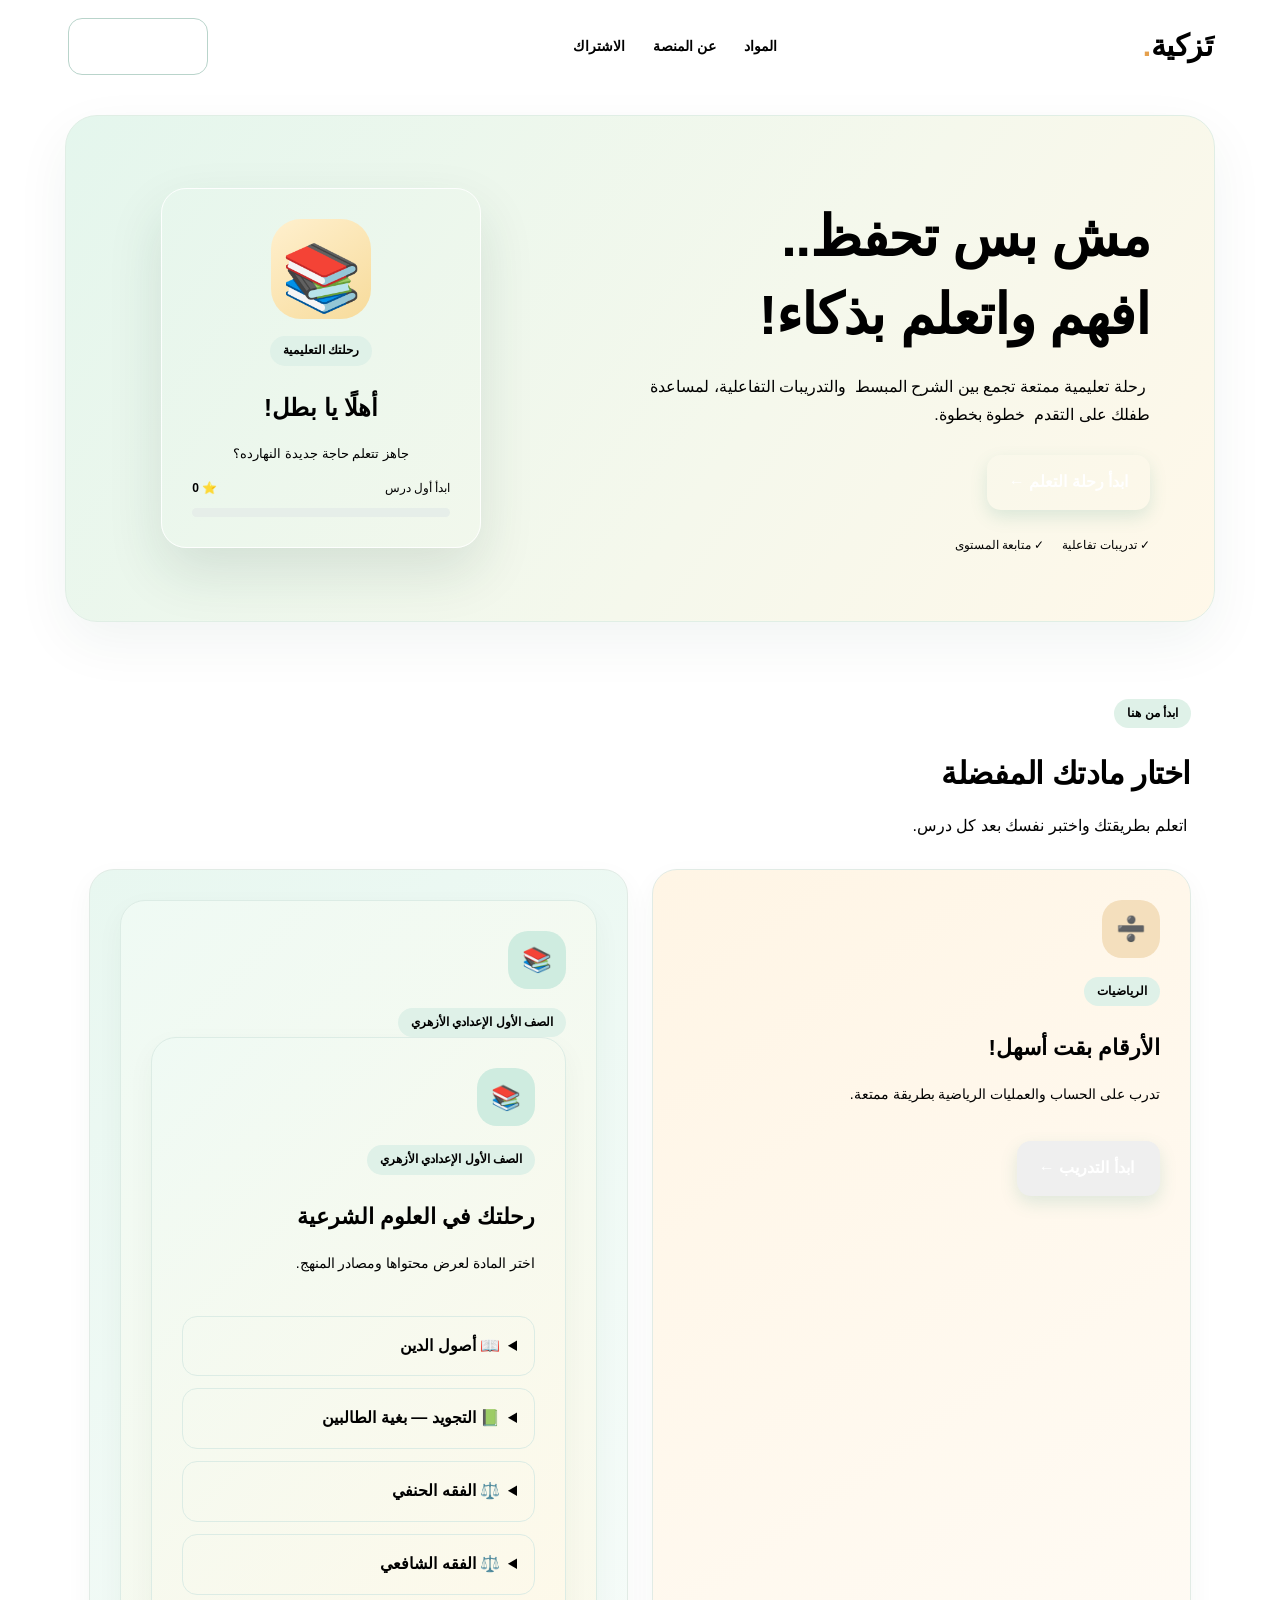
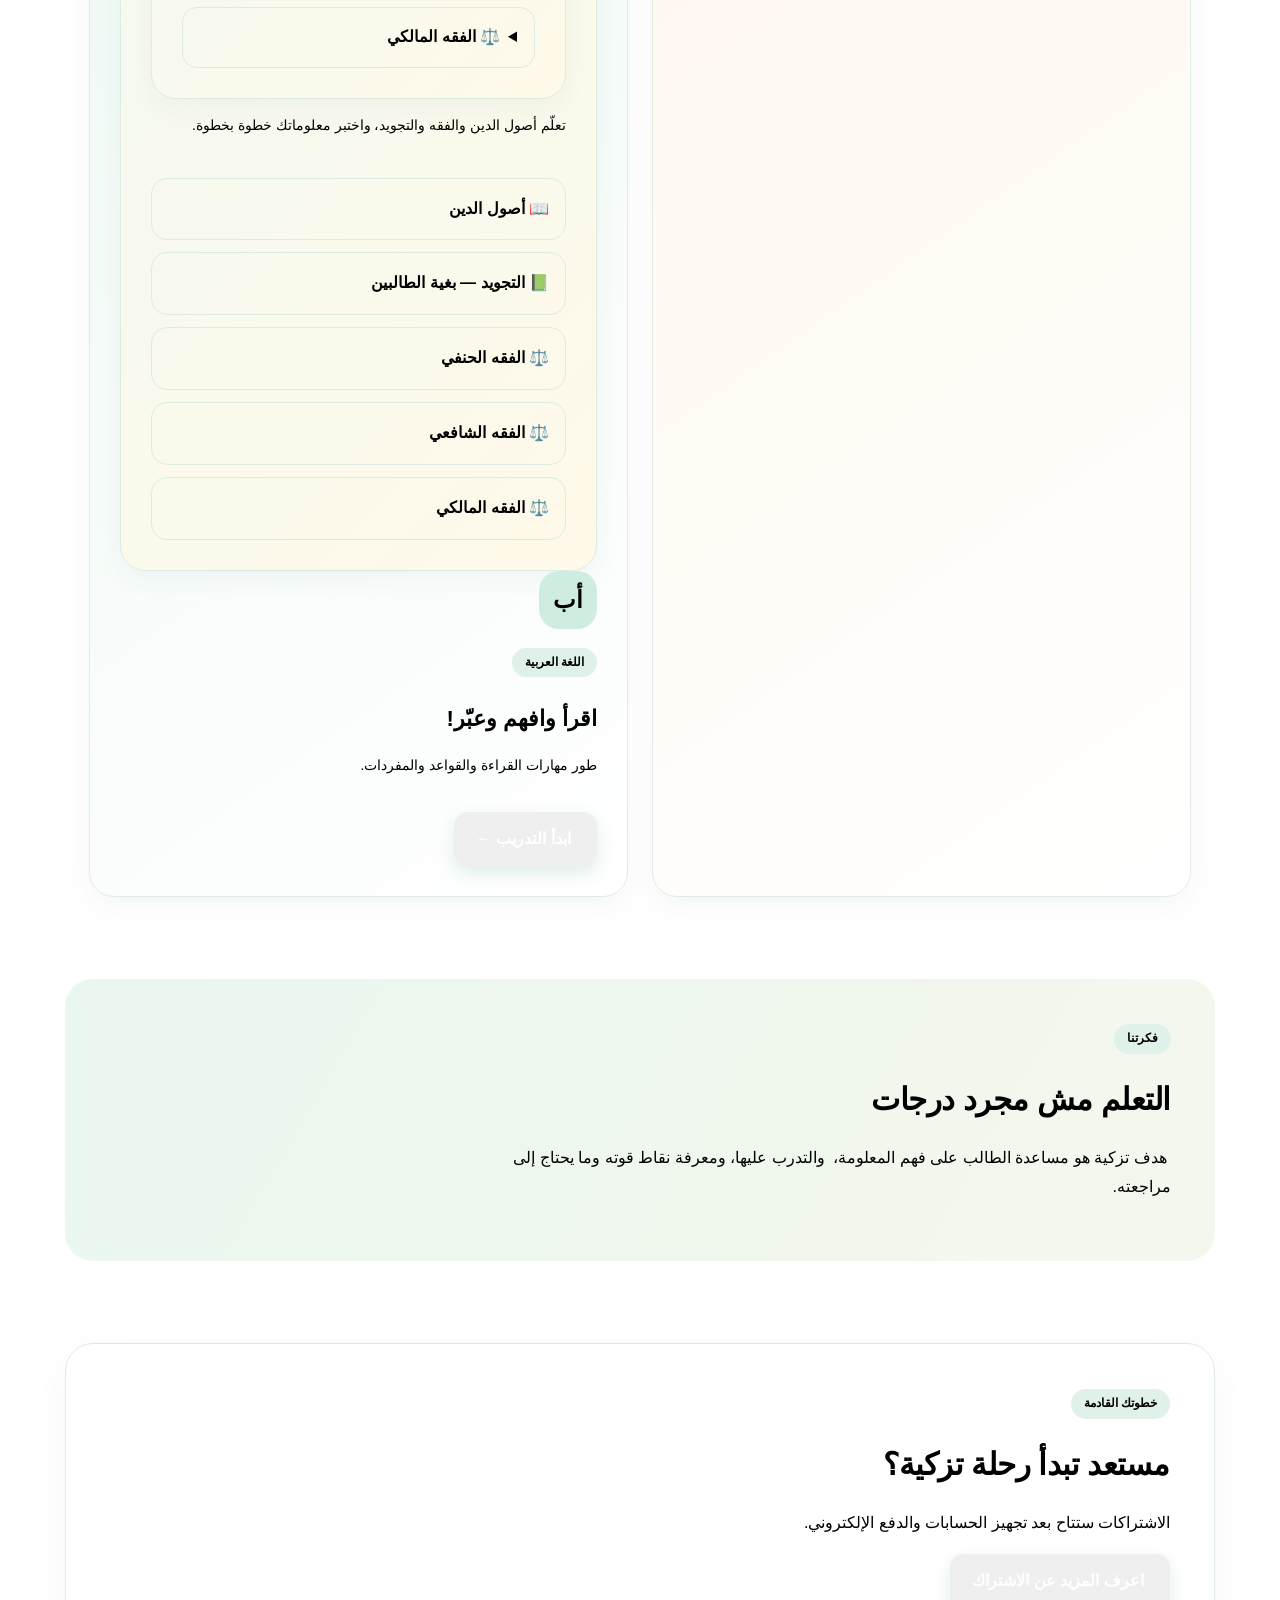
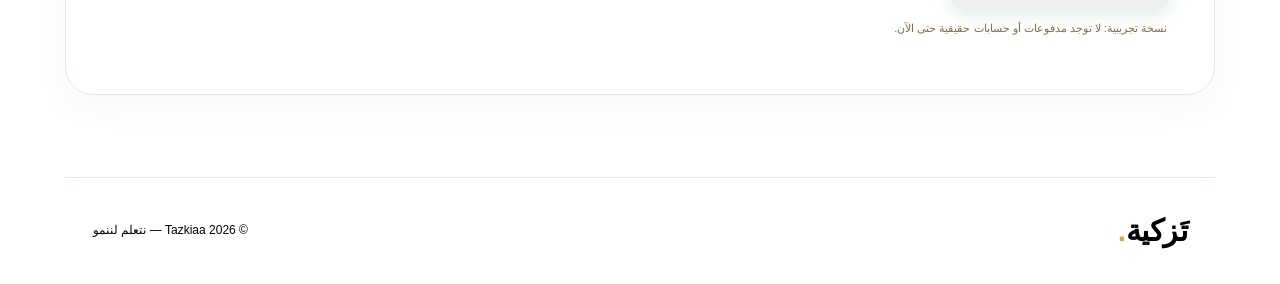
<file: index.html>
<!DOCTYPE html>

<html lang="ar" dir="rtl">

<head>

  <meta charset="UTF-8">

  <meta name="viewport" content="width=device-width, initial-scale=1.0">

  <meta name="description" content="تزكية - منصة تعليمية ذكية للصف الرابع الابتدائي">

  <title>تزكية | نتعلم لننمو</title>

  <link rel="stylesheet" href="styles.css">

</head>

<body>

  <header class="header">

    <a class="logo" href="#">تَزكية<span>.</span></a>

    <nav>

      <a href="#subjects">المواد</a>

      <a href="#about">عن المنصة</a>

      <a href="#subscription">الاشتراك</a>

    </nav>

    <button class="button button-light" id="loginBtn">

‎      دخول الطالب

    </button>

  </header>

  <main>

    <section class="hero">

      <div class="hero-content">

        <h1>مش بس تحفظ..<br><span>افهم واتعلم بذكاء!</span></h1>

        <p>

‎          رحلة تعليمية ممتعة تجمع بين الشرح المبسط

‎          والتدريبات التفاعلية، لمساعدة طفلك على التقدم

‎          خطوة بخطوة.

        </p>

        <a class="button" href="#subjects">ابدأ رحلة التعلم ←</a>

        <div class="features">

          <span>✓ تدريبات تفاعلية</span>

          <span>✓ متابعة المستوى</span>

        </div>

      </div>

      <div class="learning-card">

        <div class="illustration">📚</div>

        <span class="tag">رحلتك التعليمية</span>

        <h2>أهلًا يا بطل!</h2>

        <p>جاهز تتعلم حاجة جديدة النهارده؟</p>

        <div class="progress-label">

          <span>ابدأ أول درس</span>

          <strong>⭐ 0</strong>

        </div>

        <div class="progress"><span></span></div>

      </div>

    </section>

    <section class="section" id="subjects">

      <span class="tag">ابدأ من هنا</span>

      <h2>اختار مادتك المفضلة</h2>

      <p class="section-description">

‎        اتعلم بطريقتك واختبر نفسك بعد كل درس.

      </p>

      <div class="subject-grid">

        <article class="subject-card math">

          <div class="subject-icon">➗</div>

          <span class="tag">الرياضيات</span>

          <h3>الأرقام بقت أسهل!</h3>

          <p>تدرب على الحساب والعمليات الرياضية بطريقة ممتعة.</p>

          <button class="button start-quiz" data-subject="math">

‎            ابدأ التدريب ←

          </button>

        </article>

        <article class="subject-card arabic">
          
<article class="subject-card sharia">
  <div class="subject-icon">📚</div>
  <span class="tag">الصف الأول الإعدادي الأزهري</span>
 
<article class="subject-card sharia">
  <div class="subject-icon">📚</div>
  <span class="tag">الصف الأول الإعدادي الأزهري</span>
  <h3>رحلتك في العلوم الشرعية</h3>
  <p>اختر المادة لعرض محتواها ومصادر المنهج.</p>

  <div class="sharia-list">

    <details class="sharia-subject">
      <summary>📖 أصول الدين</summary>
      <div class="lesson-list">
        <p>مقرر أصول الدين للصف الأول الإعدادي الأزهري.</p>
        <a href="https://mtrl.azhar.gov.eg/education/books-2026/prep/%D8%A7%D8%B5%D9%88%D9%84%20%D8%A7%D9%84%D8%AF%D9%8A%D9%86%20-%20%D8%A7%D9%84%D8%B5%D9%81%20%D8%A7%D9%84%D8%A3%D9%88%D9%84%20%D8%A7%D9%84%D8%A7%D8%B9%D8%AF%D8%A7%D8%AF%D9%8A.pdf" target="_blank" rel="noopener">فتح الكتاب الرسمي</a>
      </div>
    </details>

    <details class="sharia-subject">
      <summary>📗 التجويد — بغية الطالبين</summary>
      <div class="lesson-list">
        <p>كتاب بغية الطالبين المقرر للصف الأول الإعدادي الأزهري.</p>
        <a href="https://mtrl.azhar.gov.eg/education/" target="_blank" rel="noopener">فتح بوابة الأزهر التعليمية</a>
      </div>
    </details>

    <details class="sharia-subject">
      <summary>⚖️ الفقه الحنفي</summary>
      <div class="lesson-list">
        <p>مقرر الفقه الحنفي للصف الأول الإعدادي الأزهري.</p>
        <a href="https://mtrl.azhar.gov.eg/education/books-2026/prep/%D8%A7%D9%84%D9%81%D9%82%D9%87%20%D8%A7%D9%84%D8%AD%D9%86%D9%81%D9%8A%20-%D8%A7%D9%84%D8%B5%D9%81%20%D8%A7%D9%84%D8%A7%D9%88%D9%84%20%D8%A7%D9%84%D8%A7%D8%B9%D8%AF%D8%A7%D8%AF%D9%8A.pdf" target="_blank" rel="noopener">فتح الكتاب الرسمي</a>
      </div>
    </details>

    <details class="sharia-subject">
      <summary>⚖️ الفقه الشافعي</summary>
      <div class="lesson-list">
        <p>مقرر الفقه الشافعي للصف الأول الإعدادي الأزهري.</p>
        <a href="https://mtrl.azhar.gov.eg/education/books-2026/prep/%D8%A7%D9%84%D9%81%D9%82%D9%87%20%D8%A7%D9%84%D8%B4%D8%A7%D9%81%D8%B9%D9%8A%20-%20%D8%A7%D9%84%D8%B5%D9%81%20%D8%A7%D9%84%D8%A3%D9%88%D9%84%20%D8%A7%D9%84%D8%A5%D8%B9%D8%AF%D8%A7%D8%AF%D9%8A.pdf" target="_blank" rel="noopener">فتح الكتاب الرسمي</a>
      </div>
    </details>

    <details class="sharia-subject">
      <summary>⚖️ الفقه المالكي</summary>
      <div class="lesson-list">
        <p>مقرر الفقه المالكي للصف الأول الإعدادي الأزهري.</p>
        <a href="https://mtrl.azhar.gov.eg/education/books-2026/prep/%D8%A7%D9%84%D9%81%D9%82%D9%87%20%D8%A7%D9%84%D9%85%D8%A7%D9%84%D9%83%D9%8A%20-%20%D8%A7%D9%84%D8%B5%D9%81%20%D8%A7%D9%84%D8%A7%D9%88%D9%84%20%D8%A7%D9%84%D8%A7%D8%B9%D8%AF%D8%A7%D8%AF%D9%8A.pdf" target="_blank" rel="noopener">فتح الكتاب الرسمي</a>
      </div>
    </details>

  </div>
</article>

  <p>تعلّم أصول الدين والفقه والتجويد، واختبر معلوماتك خطوة بخطوة.</p>
  
<div class="sharia-list">
  <a class="sharia-item" href="#usul">📖 أصول الدين</a>
  <a class="sharia-item" href="#tajweed">📗 التجويد — بغية الطالبين</a>
  <a class="sharia-item" href="#fiqh-hanafi">⚖️ الفقه الحنفي</a>
  <a class="sharia-item" href="#fiqh-shafii">⚖️ الفقه الشافعي</a>
  <a class="sharia-item" href="#fiqh-maliki">⚖️ الفقه المالكي</a>
</div>

</article>


          <div class="subject-icon">أب</div>

          <span class="tag">اللغة العربية</span>

          <h3>اقرأ وافهم وعبّر!</h3>

          <p>طور مهارات القراءة والقواعد والمفردات.</p>

          <button class="button start-quiz" data-subject="arabic">

‎            ابدأ التدريب ←

          </button>

        </article>

      </div>

    </section>

    <section class="section about" id="about">

      <span class="tag">فكرتنا</span>

      <h2>التعلم مش مجرد درجات</h2>

      <p>

‎        هدف تزكية هو مساعدة الطالب على فهم المعلومة،

‎        والتدرب عليها، ومعرفة نقاط قوته وما يحتاج إلى مراجعته.

      </p>

    </section>

    <section class="section subscription" id="subscription">

      <span class="tag">خطوتك القادمة</span>

      <h2>مستعد تبدأ رحلة تزكية؟</h2>

      <p>الاشتراكات ستتاح بعد تجهيز الحسابات والدفع الإلكتروني.</p>

      <button class="button" id="subscribeBtn">

‎        اعرف المزيد عن الاشتراك

      </button>

      <p class="notice">

‎        نسخة تجريبية: لا توجد مدفوعات أو حسابات حقيقية حتى الآن.

      </p>

    </section>

  </main>

  <footer>

    <a class="logo" href="#">تَزكية<span>.</span></a>

    <p>© <span id="year"></span> Tazkiaa — نتعلم لننمو</p>

  </footer>

  <dialog id="quizDialog">

    <button id="closeQuiz" class="close-button" aria-label="إغلاق">×</button>

    <span class="tag" id="quizSubject"></span>

    <h2 id="quizTitle">اختبر نفسك</h2>

    <p id="question"></p>

    <div id="answers" class="answers"></div>

    <p id="feedback" aria-live="polite"></p>

    <button class="button" id="nextBtn" disabled>السؤال التالي</button>

  </dialog>

  <dialog id="messageDialog">

    <button id="closeMessage" class="close-button" aria-label="إغلاق">×</button>

    <h2 id="messageTitle">أهلًا بك في تزكية</h2>

    <p id="messageText"></p>

    <button class="button" id="okBtn">تمام</button>

  </dialog>

  <script src="app.js"></script>
</body>
</html>
</file>
<file: styles.css>
:root {
–green: #087f68;
–dark: #153b35;
–mint: #e7f7ef;
–cream: #f8faf7;
–muted: #667873;
–white: #ffffff;
–gold: #e8b653;
}

* {
    box-sizing: border-box;
    }

html {
scroll-behavior: smooth;
scroll-padding-top: 20px;
}

body {
margin: 0;
font-family: Tahoma, Arial, sans-serif;
background: radial-gradient(ellipse at 90% 0%, rgba(226,245,235,.8), transparent 34%), var(–cream);
color: var(–dark);
font-size: 16px;
line-height: 1.8;
}

a {
text-decoration: none;
color: inherit;
}

button {
font: inherit;
cursor: pointer;
}

.header {
max-width: 1200px;
margin: auto;
padding: 18px 28px;
display: flex;
align-items: center;
justify-content: space-between;
gap: 20px;
position: relative;
z-index: 2;
}

.logo {
font-size: 30px;
font-weight: 900;
color: var(–green);
letter-spacing: -.5px;
}

.logo span {
color: #e5a04d;
}

nav {
display: flex;
gap: 28px;
font-size: 14px;
font-weight: 700;
}

nav a {
transition: color .2s ease;
}

nav a:hover {
color: var(–green);
}

.button {
display: inline-block;
border: 0;
border-radius: 14px;
padding: 13px 22px;
background: var(–green);
color: white;
font-weight: bold;
box-shadow: 0 7px 18px rgba(8,127,104,.13);
transition: .2s ease;
}

.button:hover {
background: #10534d;
transform: translateY(-2px);
}

.button:disabled {
opacity: .5;
cursor: not-allowed;
transform: none;
}

.button-light {
background: transparent;
border: 1px solid #b9d4cb;
color: var(–green);
box-shadow: none;
}

.hero {
max-width: 1150px;
margin: 22px auto 76px;
padding: clamp(28px,5vw,66px);
border: 1px solid #e0eee5;
border-radius: 32px;
background: linear-gradient(125deg,#e4f6ed 0%,#f5f8ec 60%,#fff8e9 100%);
box-shadow: 0 20px 55px rgba(25,65,52,.06);
display: grid;
grid-template-columns: 1.2fr .8fr;
align-items: center;
gap: clamp(25px,5vw,65px);
}

.tag {
display: inline-block;
color: var(–green);
background: #dff1e8;
border-radius: 30px;
padding: 4px 13px;
font-size: 12px;
font-weight: bold;
}

.hero h1 {
font-size: clamp(35px,5vw,56px);
line-height: 1.4;
margin: 18px 0;
letter-spacing: -1.2px;
}

.hero h1 span {
color: var(–green);
}

.hero-content > p,
.section-description {
color: var(–muted);
}

.hero-content > p {
max-width: 530px;
margin-bottom: 25px;
}

.features {
display: flex;
flex-wrap: wrap;
gap: 18px;
margin-top: 25px;
font-size: 12px;
color: var(–muted);
}

.learning-card {
max-width: 320px;
width: 100%;
justify-self: center;
text-align: center;
padding: 30px;
border-radius: 25px;
background: var(–white);
border: 1px solid rgba(255,255,255,.9);
box-shadow: 0 24px 55px rgba(25,65,52,.12);
}

.illustration {
display: grid;
place-items: center;
width: 100px;
height: 100px;
margin: 0 auto 16px;
border-radius: 30px;
background: linear-gradient(145deg,#fff0ce,#f7db9b);
font-size: 65px;
}

.learning-card h2 {
margin-bottom: 0;
}

.learning-card p {
font-size: 13px;
color: var(–muted);
}

.progress-label {
display: flex;
justify-content: space-between;
font-size: 12px;
}

.progress {
height: 9px;
border-radius: 10px;
background: #e6eee9;
overflow: hidden;
margin-top: 8px;
}

.progress span {
display: block;
height: 100%;
width: 0;
background: var(–green);
}

.section {
max-width: 1150px;
margin: 0 auto 82px;
padding: 0 24px;
}

.section > .tag,
.about > .tag,
.subscription > .tag {
margin-bottom: 8px;
}

.section h2 {
font-size: 31px;
margin: 10px 0;
letter-spacing: -.5px;
}

.section-description {
margin-top: 0;
}

.subject-grid {
display: grid;
grid-template-columns: repeat(2,minmax(0,1fr));
gap: 24px;
margin-top: 28px;
align-items: stretch;
}

.subject-card {
min-width: 0;
padding: 30px;
border-radius: 25px;
background: var(–white);
border: 1px solid #e1ebe5;
box-shadow: 0 10px 28px rgba(25,65,52,.045);
transition: transform .22s ease, box-shadow .22s ease;
}

.subject-card:hover {
transform: translateY(-4px);
box-shadow: 0 18px 38px rgba(25,65,52,.09);
}

.subject-card.sharia {
grid-column: 1 / -1;
background: linear-gradient(135deg,#effaf4,#fff9e9);
border: 1px solid #dcece5;
}

.math {
background: linear-gradient(145deg,#fff5e5,white);
}

.arabic {
background: linear-gradient(145deg,#e8f7f0,white);
}

.subject-icon {
width: 58px;
height: 58px;
display: grid;
place-items: center;
border-radius: 20px;
background: #f4dfbd;
font-size: 24px;
font-weight: bold;
margin-bottom: 18px;
}

.arabic .subject-icon {
background: #cfece0;
color: var(–green);
}

.subject-card h3 {
margin-bottom: 5px;
font-size: 22px;
}

.subject-card p,
.about p,
.subscription p {
color: var(–muted);
}

.subject-card p {
font-size: 14px;
min-height: 45px;
}

.sharia-list {
display: grid;
grid-template-columns: repeat(auto-fit,minmax(210px,1fr));
gap: 12px;
margin-top: 20px;
}

.sharia-item {
display: flex;
align-items: center;
gap: 10px;
padding: 16px;
background: var(–white);
border: 1px solid #dcece5;
border-radius: 16px;
color: var(–green);
font-weight: 700;
transition: transform .2s ease, box-shadow .2s ease;
}

.sharia-item:hover {
transform: translateY(-3px);
box-shadow: 0 8px 20px rgba(23,107,99,.12);
}

.sharia-item:focus-visible {
outline: 3px solid var(–gold);
outline-offset: 3px;
}

.sharia-subject {
background: var(–white);
border: 1px solid #dcece5;
border-radius: 15px;
overflow: hidden;
}

.sharia-subject summary {
padding: 15px 17px;
color: var(–green);
font-weight: 700;
cursor: pointer;
list-style-position: inside;
}

.sharia-subject[open] summary {
background: #effaf4;
border-bottom: 1px solid #dcece5;
}

.lesson-list {
padding: 16px;
line-height: 1.8;
}

.lesson-list a {
display: inline-block;
color: var(–green);
font-weight: 700;
text-decoration: underline;
text-underline-offset: 3px;
margin-top: 8px;
}

.about,
.subscription {
padding: clamp(26px,4vw,44px);
border-radius: 28px;
}

.about {
background: linear-gradient(120deg,#e9f7ef,#f5f7ed);
}

.about p,
.subscription p {
max-width: 700px;
}

.subscription {
background: var(–white);
border: 1px solid #dce9e4;
box-shadow: 0 12px 35px rgba(25,65,52,.04);
}

.notice {
font-size: 11px;
color: #876b45 !important;
}

footer {
max-width: 1150px;
margin: auto;
padding: 26px 28px;
border-top: 1px solid #dce9e4;
display: flex;
justify-content: space-between;
align-items: center;
gap: 15px;
}

footer p {
font-size: 12px;
color: var(–muted);
}

dialog {
width: min(520px,calc(100% - 28px));
border: 1px solid #dce9e4;
border-radius: 22px;
padding: 30px;
color: var(–dark);
font-family: inherit;
line-height: 1.8;
box-shadow: 0 25px 80px rgba(10,40,32,.25);
}

dialog::backdrop {
background: #102d2acc;
}

.close-button {
float: left;
border: 0;
border-radius: 10px;
width: 36px;
height: 36px;
background: var(–mint);
color: var(–green);
font-size: 24px;
}

.answers {
display: grid;
gap: 10px;
margin: 20px 0;
}

.answer {
text-align: right;
border: 1px solid #dce9e4;
background: var(–white);
border-radius: 10px;
padding: 12px;
color: var(–dark);
}

.answer:hover {
border-color: var(–green);
}

.answer.correct {
background: #e3f6eb;
border-color: #279469;
}

.answer.wrong {
background: #fff0ed;
border-color: #c96b5c;
}

.answer:disabled {
cursor: default;
}

#feedback {
min-height: 28px;
font-weight: bold;
font-size: 13px;
}

:focus-visible {
outline: 3px solid var(–gold);
outline-offset: 3px;
}

@media (max-width:760px) {
.header {
padding: 14px 18px;
gap: 10px;
}

nav {
display: none;
}

.logo {
font-size: 26px;
}

.header .button {
padding: 10px 13px;
font-size: 13px;
}

.hero {
margin: 10px 12px 54px;
padding: 30px 22px;
border-radius: 25px;
grid-template-columns: 1fr;
gap: 26px;
}

.hero h1 {
font-size: clamp(32px,8.5vw,42px);
letter-spacing: -.5px;
}

.hero-content > p {
font-size: 14px;
}

.features {
gap: 10px 16px;
}

.learning-card {
max-width: 100%;
padding: 23px;
}

.section {
padding: 0 16px;
margin-bottom: 56px;
}

.section h2 {
font-size: 25px;
}

.subject-grid {
grid-template-columns: minmax(0,1fr);
gap: 16px;
}

.subject-card,
.subject-card.sharia {
grid-column: auto;
padding: 23px;
}

.sharia-list {
grid-template-columns: minmax(0,1fr);
}

.about,
.subscription {
padding: 24px 20px;
}

footer {
padding: 22px 18px;
align-items: flex-start;
flex-direction: column;
}
}

@media (max-width:380px) {
.header {
flex-wrap: wrap;
}

.header .button {
margin-inline-start: auto;
}

.hero h1 {
font-size: 31px;
}

.subject-card {
padding: 19px;
}
}
</file>
